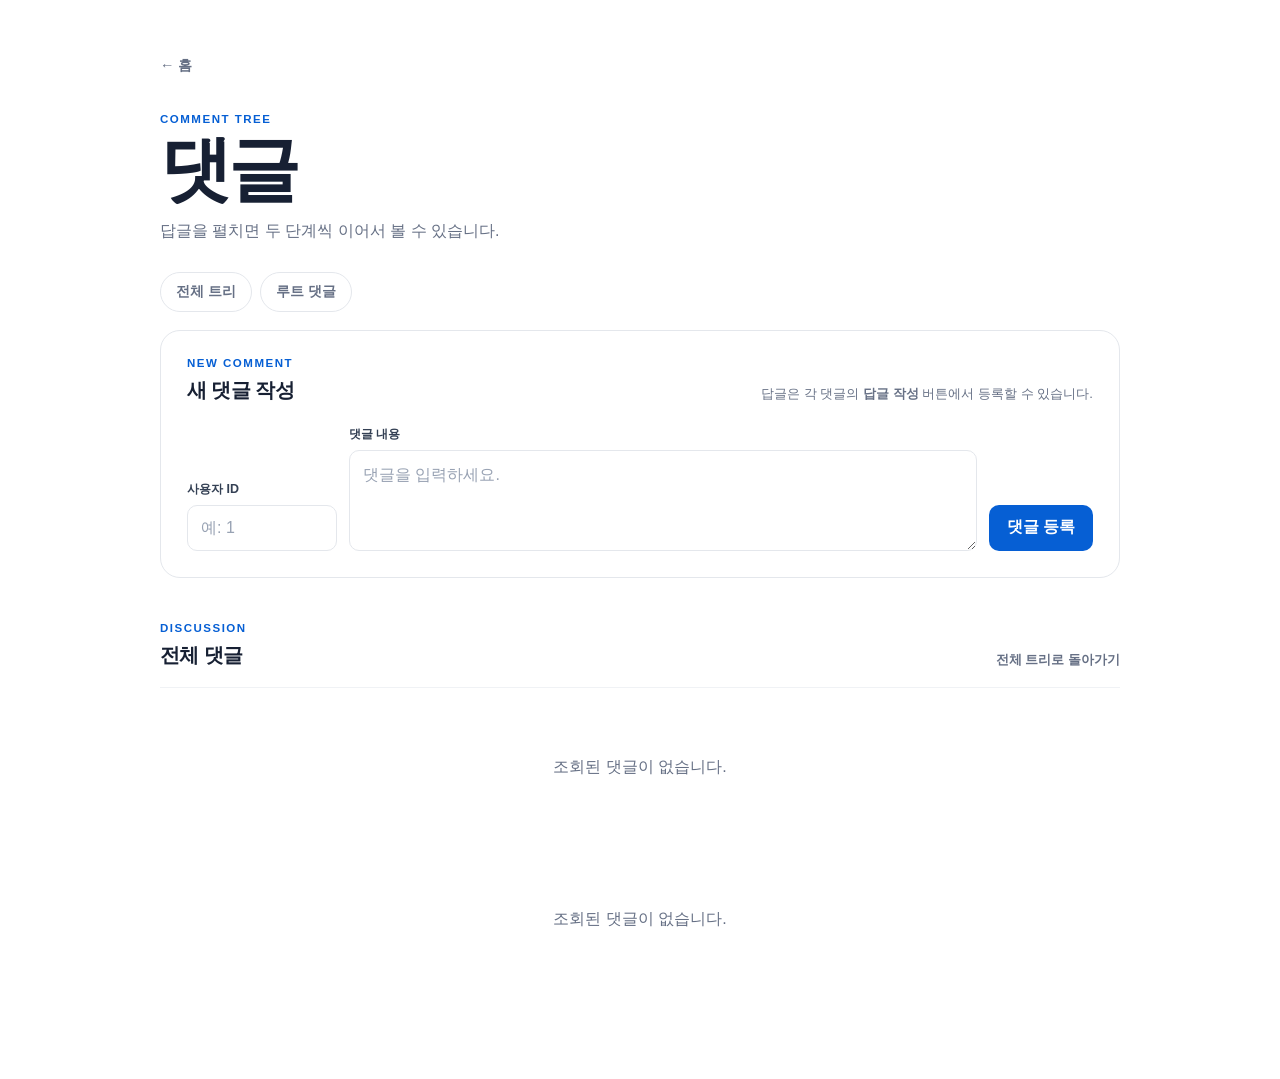
<file: hierarchical-data-lab/src/main/resources/templates/comments.html>
<!doctype html>
<html lang="ko" xmlns:th="http://www.thymeleaf.org">
<head>
  <meta charset="UTF-8">
  <meta name="viewport" content="width=device-width, initial-scale=1.0">
  <title>댓글</title>
  <link rel="stylesheet" href="../static/css/comments.css" th:href="@{/css/comments.css}">
  <script src="../static/js/comments.js" th:src="@{/js/comments.js}" defer></script>
</head>
<body>
  <main class="page-shell">
    <header class="page-header">
      <a class="home-link" href="home.html" th:href="@{/}">← 홈</a>
      <p class="eyebrow">COMMENT TREE</p>
      <h1>댓글</h1>
      <p class="page-description">답글을 펼치면 두 단계씩 이어서 볼 수 있습니다.</p>
    </header>

    <nav class="view-tabs" aria-label="댓글 조회 방식">
      <a class="view-tab"
         th:classappend="${viewMode == 'tree'} ? ' is-active'"
         href="comments.html" th:href="@{/comments}">전체 트리</a>
      <a class="view-tab"
         th:classappend="${viewMode == 'roots'} ? ' is-active'"
         href="comments.html" th:href="@{/comments/roots}">루트 댓글</a>
    </nav>

    <section class="composer-panel" aria-labelledby="composer-title">
      <div class="section-heading">
        <div>
          <p class="section-label">NEW COMMENT</p>
          <h2 id="composer-title">새 댓글 작성</h2>
        </div>
        <p>답글은 각 댓글의 <strong>답글 작성</strong> 버튼에서 등록할 수 있습니다.</p>
      </div>

      <form class="root-form" method="post" action="/comments" th:action="@{/comments}">
        <input type="hidden" name="parentId" value="">
        <div class="field user-field">
          <label for="root-user-id">사용자 ID</label>
          <input id="root-user-id" name="userId" type="number" min="1" placeholder="예: 1" required>
        </div>
        <div class="field content-field">
          <label for="root-content">댓글 내용</label>
          <textarea id="root-content" name="content" rows="3" maxlength="500"
                    placeholder="댓글을 입력하세요." required></textarea>
        </div>
        <button type="submit" class="primary-button">댓글 등록</button>
      </form>
    </section>

    <section class="comments-panel" aria-labelledby="comments-title">
      <div class="section-heading list-heading">
        <div>
          <p class="section-label">DISCUSSION</p>
          <h2 id="comments-title" th:text="${viewTitle}">전체 댓글</h2>
        </div>
        <a class="back-link" th:if="${viewMode == 'children'}"
           href="comments.html" th:href="@{/comments}">전체 트리로 돌아가기</a>
      </div>

      <div class="comment-list tree-comment-list" th:if="${viewMode == 'tree' or viewMode == 'children'}">
        <th:block th:each="comment : ${treeComments}">
          <th:block th:replace="~{fragments/comment :: treeNode(comment=${comment}, depth=0)}"></th:block>
        </th:block>

        <div class="empty-state" th:if="${#lists.isEmpty(treeComments)}">
          조회된 댓글이 없습니다.
        </div>
      </div>

      <div class="comment-list" th:unless="${viewMode == 'tree' or viewMode == 'children'}">
        <th:block th:each="comment : ${comments}">
          <th:block th:replace="~{fragments/comment :: flatNode(comment=${comment})}"></th:block>
        </th:block>

        <div class="empty-state" th:if="${#lists.isEmpty(comments)}">
          조회된 댓글이 없습니다.
        </div>
      </div>
    </section>
  </main>
</body>
</html>
</file>
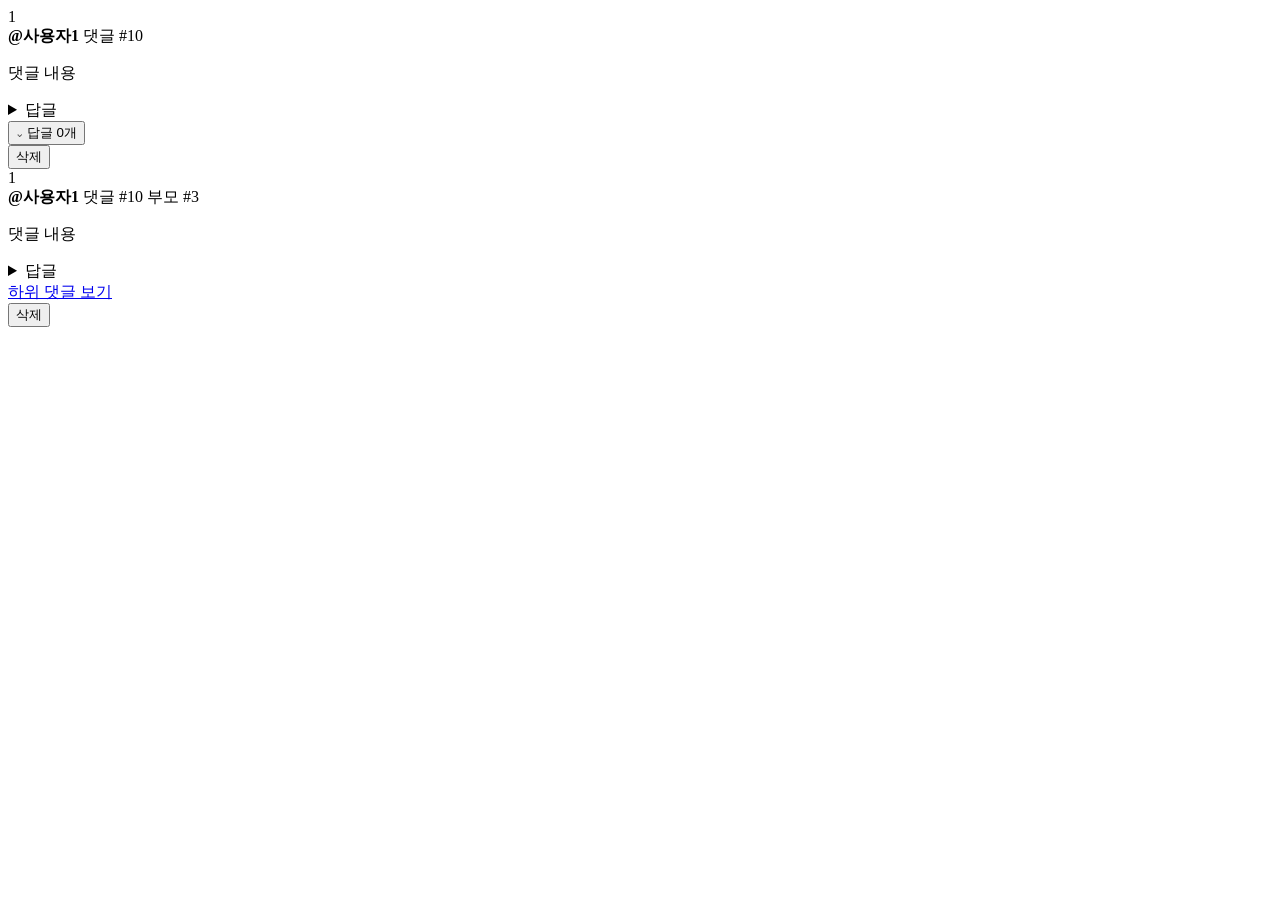
<file: hierarchical-data-lab/src/main/resources/templates/fragments/comment.html>
<!doctype html>
<html lang="ko" xmlns:th="http://www.thymeleaf.org">
<body>
  <article class="comment-node"
           th:fragment="treeNode(comment, depth)"
           th:attr="data-comment-id=${comment.commentId},data-depth=${depth},hidden=${depth > 0 ? 'hidden' : null}"
           th:style="|--depth: ${depth}|">
    <div class="comment-card">
      <div class="avatar" aria-hidden="true" th:text="${comment.userId}">1</div>
      <div class="comment-main">
        <div class="comment-meta">
          <strong th:text="|@사용자${comment.userId}|">@사용자1</strong>
          <span th:text="|댓글 #${comment.commentId}|">댓글 #10</span>
        </div>
        <p class="comment-content"
           th:classappend="${comment.deleted} ? 'is-deleted' : ''"
           th:text="${comment.content}">댓글 내용</p>
        <div class="comment-actions">
          <details class="reply-composer" th:unless="${comment.deleted}">
            <summary>답글</summary>
            <form class="reply-form" method="post" action="/comments" th:action="@{/comments}">
              <input type="hidden" name="parentId" th:value="${comment.commentId}">
              <div class="field">
                <label th:for="|reply-user-${comment.commentId}|">사용자 ID</label>
                <input name="userId" type="number" min="1" placeholder="예: 1"
                       th:id="|reply-user-${comment.commentId}|" required>
              </div>
              <div class="field">
                <label th:for="|reply-content-${comment.commentId}|">답글 내용</label>
                <textarea name="content" rows="3" maxlength="500" placeholder="답글을 입력하세요."
                          th:id="|reply-content-${comment.commentId}|" required></textarea>
              </div>
              <button type="submit" class="secondary-button">답글 등록</button>
            </form>
          </details>
          <button class="reply-toggle" type="button"
                  th:if="${not #lists.isEmpty(comment.children) and depth % 2 == 0}"
                  th:attr="aria-controls=|comment-children-${comment.commentId}|, data-reply-count=${comment.descendantCount}"
                  aria-expanded="false">
            <span class="reply-toggle-icon" aria-hidden="true">⌄</span>
            <span class="reply-toggle-text" th:text="|답글 ${comment.descendantCount}개|">답글 0개</span>
          </button>
          <form method="post"
                th:unless="${comment.deleted}"
                th:action="@{/comments/{id}/delete(id=${comment.commentId})}"
                onsubmit="return window.confirm('댓글을 삭제하시겠습니까?')">
            <button class="delete-button" type="submit"
                    th:attr="aria-label=|댓글 #${comment.commentId} 삭제|">
              삭제
            </button>
          </form>
        </div>
      </div>
    </div>

    <div class="comment-children"
         th:if="${not #lists.isEmpty(comment.children)}"
         th:id="|comment-children-${comment.commentId}|">
      <th:block th:each="child : ${comment.children}">
        <th:block th:replace="~{fragments/comment :: treeNode(comment=${child}, depth=${depth + 1})}"></th:block>
      </th:block>
    </div>
  </article>

  <article class="comment-node flat-node"
           th:fragment="flatNode(comment)"
           th:attr="data-comment-id=${comment.commentId}">
    <div class="comment-card">
      <div class="avatar" aria-hidden="true" th:text="${comment.userId}">1</div>
      <div class="comment-main">
        <div class="comment-meta">
          <strong th:text="|@사용자${comment.userId}|">@사용자1</strong>
          <span th:text="|댓글 #${comment.commentId}|">댓글 #10</span>
          <span th:if="${comment.parentId != null}" th:text="|부모 #${comment.parentId}|">부모 #3</span>
        </div>
        <p class="comment-content"
           th:classappend="${comment.deleted} ? 'is-deleted' : ''"
           th:text="${comment.content}">댓글 내용</p>
        <div class="comment-actions">
          <details class="reply-composer" th:unless="${comment.deleted}">
            <summary>답글</summary>
            <form class="reply-form" method="post" action="/comments" th:action="@{/comments}">
              <input type="hidden" name="parentId" th:value="${comment.commentId}">
              <div class="field">
                <label th:for="|flat-reply-user-${comment.commentId}|">사용자 ID</label>
                <input name="userId" type="number" min="1" placeholder="예: 1"
                       th:id="|flat-reply-user-${comment.commentId}|" required>
              </div>
              <div class="field">
                <label th:for="|flat-reply-content-${comment.commentId}|">답글 내용</label>
                <textarea name="content" rows="3" maxlength="500" placeholder="답글을 입력하세요."
                          th:id="|flat-reply-content-${comment.commentId}|" required></textarea>
              </div>
              <button type="submit" class="secondary-button">답글 등록</button>
            </form>
          </details>
          <a class="child-link" href="comments.html"
             th:href="@{/comments/{id}/children(id=${comment.commentId})}">하위 댓글 보기</a>
          <form method="post"
                th:unless="${comment.deleted}"
                th:action="@{/comments/{id}/delete(id=${comment.commentId})}"
                onsubmit="return window.confirm('댓글을 삭제하시겠습니까?')">
            <button class="delete-button" type="submit"
                    th:attr="aria-label=|댓글 #${comment.commentId} 삭제|">
              삭제
            </button>
          </form>
        </div>
      </div>
    </div>
  </article>
</body>
</html>
</file>
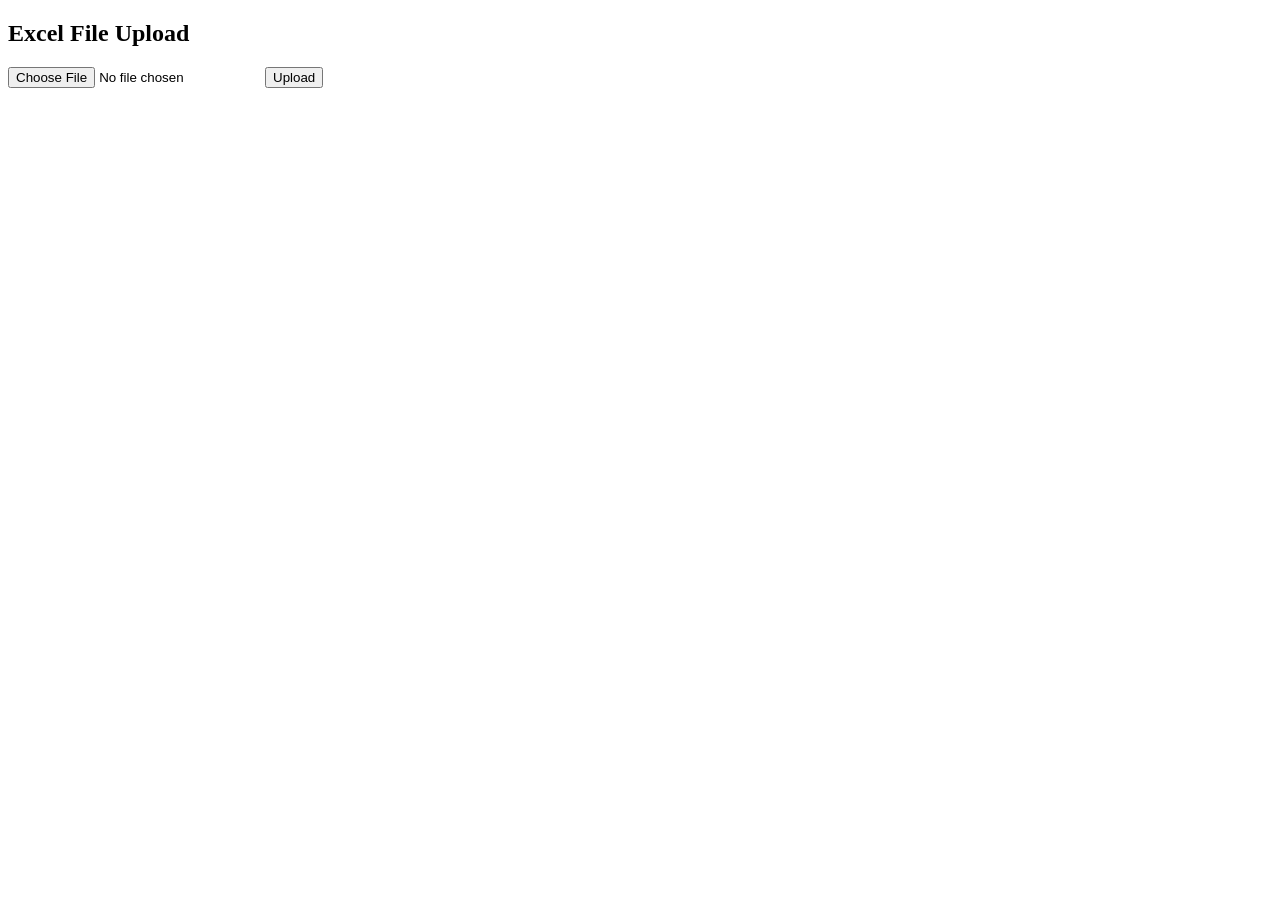
<file: read-file/src/main/resources/templates/pages/excelUpload.html>
<!DOCTYPE html>
<html xmlns:th="http://www.thymeleaf.org">
    <head>
        <title>Excel Upload</title>
    </head>
<body>

<h2>Excel File Upload</h2>
    <form method="POST" th:action="@{/excel/upload}" enctype="multipart/form-data">
        <input type="file" name="file" accept=".xls,.xlsx" required/>
        <button type="submit">Upload</button>
    </form>

<div th:if="${message}" th:text="${message}"></div>
</body>
</html>
</file>
